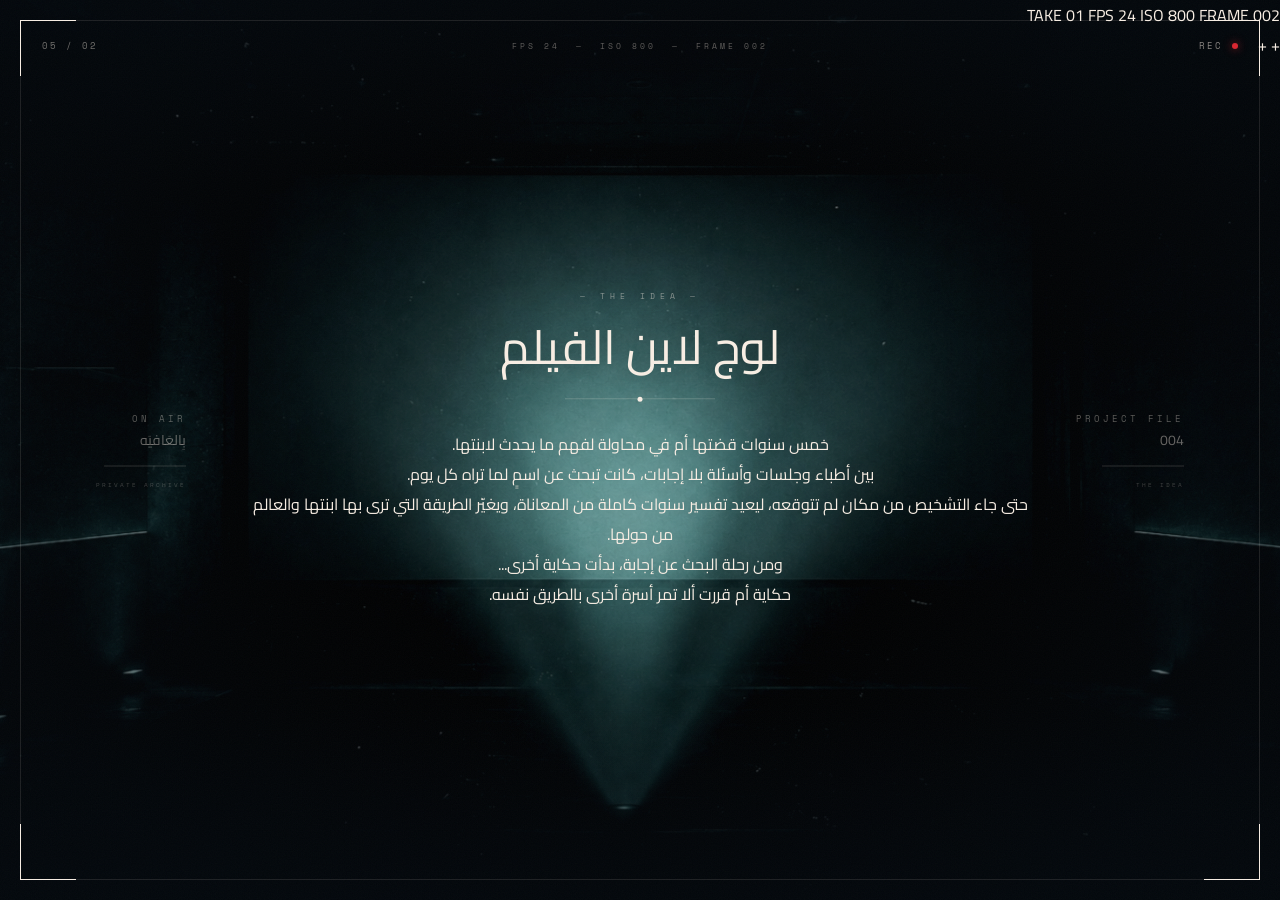
<file: idea.html>
<!DOCTYPE html>
<html lang="ar" dir="rtl">

<head>


    <meta charset="UTF-8">

    <meta
        name="viewport"
        content="width=device-width, initial-scale=1.0, viewport-fit=cover"
    >

    <title>الفكرة — ON AIR بِالعَافيَه</title>

    <link rel="preconnect" href="https://fonts.googleapis.com">
    <link rel="preconnect" href="https://fonts.gstatic.com" crossorigin>

    <link
        href="https://fonts.googleapis.com/css2?family=Cairo:wght@400;500;600&family=Space+Mono:wght@400;700&display=swap"
        rel="stylesheet"
    >

    <link rel="stylesheet" href="idea.css">
</head>



<body>

<main class="idea-page">

    <!-- BACKGROUND -->
    <div class="idea-bg"></div>
    <div class="idea-darkness"></div>
    <div class="idea-grain"></div>


    <!-- CINEMATIC FRAME -->
    <div class="cinematic-frame">

        <span class="corner tl"></span>
        <span class="corner tr"></span>
        <span class="corner bl"></span>
        <span class="corner br"></span>

    </div>


    <!-- TOP ARCHIVE DATA -->
    <header class="archive-top">

        <div class="rec">
            <span></span>
            REC
        </div>

        <div class="top-center">
            FPS 24&nbsp;&nbsp;—&nbsp;&nbsp;ISO 800&nbsp;&nbsp;—&nbsp;&nbsp;FRAME 002
        </div>

        <div class="archive-number">
            02 / 05
        </div>

    </header>




    <!-- LEFT ARCHIVE MARK -->
    <aside class="archive-side archive-left">

        <div class="brand">
            <span>ON AIR</span>
            <strong>بِالعَافيَه</strong>
        </div>

        <div class="side-rule"></div>

        <span class="side-small">
            PRIVATE ARCHIVE
        </span>

    </aside>


    <!-- RIGHT ARCHIVE MARK -->
    <aside class="archive-side archive-right">

        <div class="file-number">
            <span>PROJECT FILE</span>
            <strong>004</strong>
        </div>

        <div class="side-rule"></div>

        <span class="side-small">
            THE IDEA
        </span>

    </aside>


    <!-- MAIN CONTENT -->
    <section class="idea-center">

        <div class="idea-label">
            — THE IDEA —
        </div>


        <h1>
            لوج لاين الفيلم
        </h1>


        <div class="title-line">
            <span></span>
        </div>


        <p class="logline">

    <span class="line">
        خمس سنوات قضتها أم في محاولة لفهم ما يحدث لابنتها.
    </span>

    <span class="pause"></span>

    <span class="line">
        بين أطباء وجلسات وأسئلة بلا إجابات،
        كانت تبحث عن اسمٍ لما تراه كل يوم.
    </span>

    <span class="pause"></span>

    <span class="line">
        حتى جاء التشخيص من مكان لم تتوقعه،
        ليعيد تفسير سنوات كاملة من المعاناة،
        ويغيّر الطريقة التي ترى بها ابنتها
        والعالم من حولها.
    </span>

    <span class="pause large"></span>

    <span class="line final">
        ومن رحلة البحث عن إجابة،
        بدأت حكاية أخرى...
    </span>

    <span class="pause"></span>

    <span class="line final">
        حكاية أم قررت ألا تمر أسرة أخرى بالطريق نفسه.
    </span>

</p>






        </div>





    </section>


    <!-- BOTTOM DATA -->
    <footer class="archive-bottom">

        <span>TAKE 01</span>

        <span>FPS 24</span>

        <span>ISO 800</span>

        <span>FRAME 002</span>

    </footer>


    <!-- FILM MARKS -->
    <span class="film-mark mark-left">+</span>
    <span class="film-mark mark-right">+</span>

</main>

<script src="idea.js"></script>

</body>

</html>
</file>
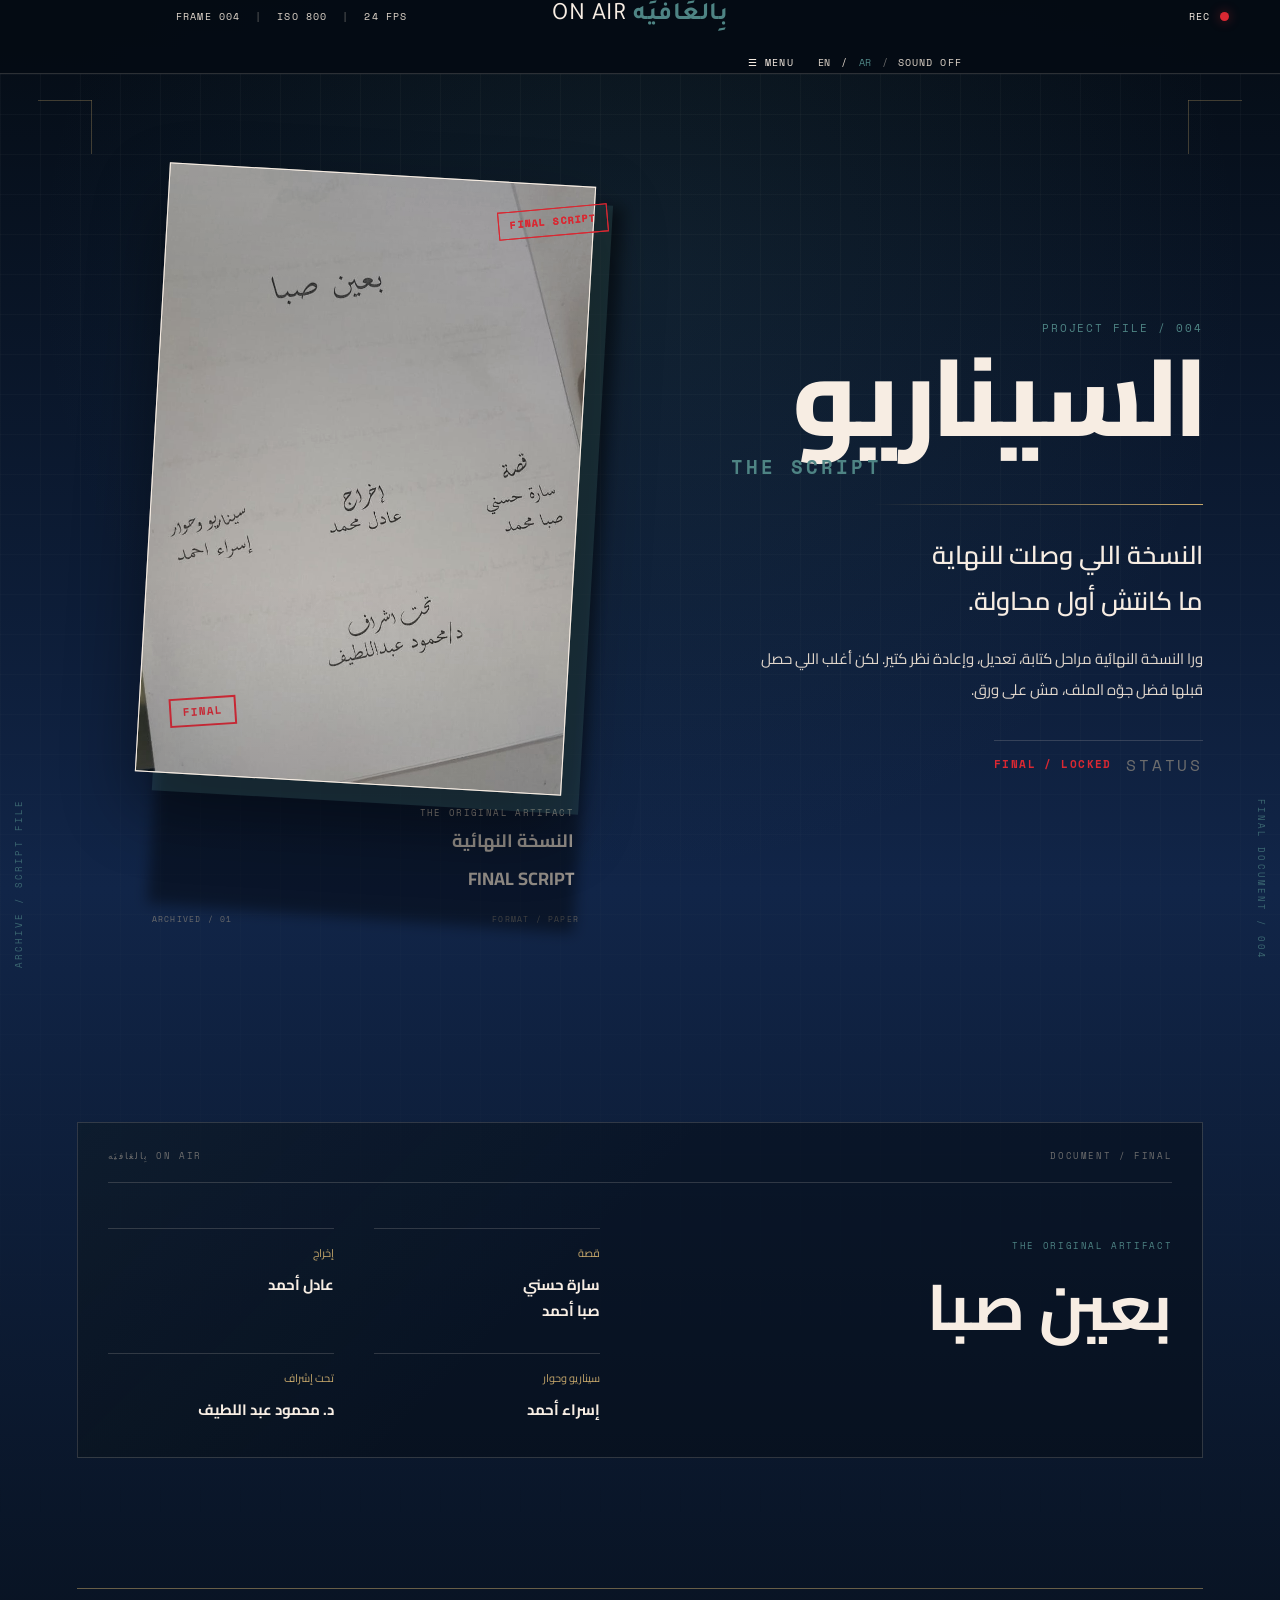
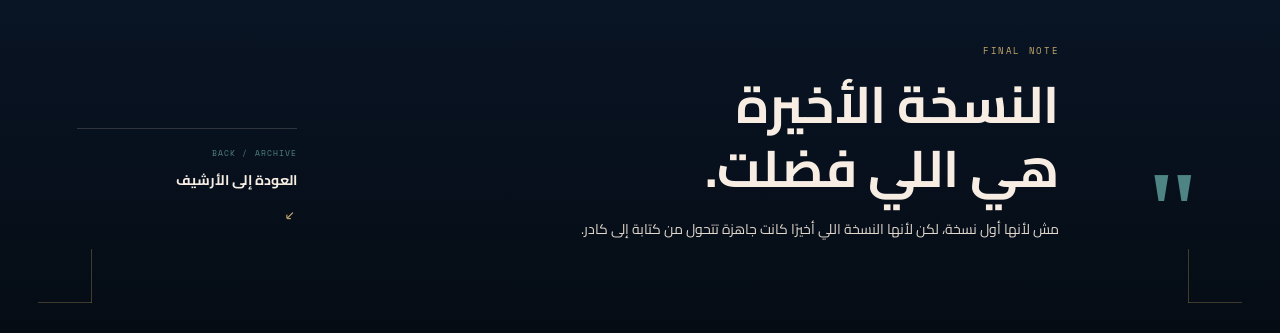
<file: story.html>
<!DOCTYPE html>
<html lang="ar" dir="rtl">
<head>
    <meta charset="UTF-8">
    <meta name="viewport" content="width=device-width, initial-scale=1.0">
    <meta name="theme-color" content="#07111D">

    <title>السيناريو — ON AIR بِالعَافيَه</title>
    <meta
        name="description"
        content="السيناريو — ملف أرشيفي لمراحل كتابة فيلم ON AIR بِالعَافيَه"
    >

    <link rel="preconnect" href="https://fonts.googleapis.com">
    <link rel="preconnect" href="https://fonts.gstatic.com" crossorigin>

    <link
        href="https://fonts.googleapis.com/css2?family=Cairo:wght@300;400;500;600;700;800&family=Space+Mono:wght@400;700&family=Tajawal:wght@300;400;500;700;800&display=swap"
        rel="stylesheet"
    >

    <link rel="stylesheet" href="story.css">
</head>

<body class="script-page">

    <!-- ================= HEADER ================= -->

    <header class="script-header">

        <div class="header-side rec">
            <span class="rec-dot" aria-hidden="true"></span>
            <span>REC</span>
        </div>

        <div class="header-tech" aria-label="Camera metadata">
            <span>FRAME 004</span>
            <i>|</i>
            <span>ISO 800</span>
            <i>|</i>
            <span>24 FPS</span>
        </div>

        <a
            class="brand"
            href="archive.html"
            aria-label="Back to archive"
        >
            <span>ON AIR</span>
            <b>بِالعَافيَه</b>
        </a>

        <div class="header-side header-actions">

            <span>SOUND OFF</span>

            <span class="slash">/</span>

            <button
                type="button"
                class="lang active"
                data-lang="ar"
                aria-pressed="true"
            >
                AR
            </button>

            <span>/</span>

            <button
                type="button"
                class="lang"
                data-lang="en"
                aria-pressed="false"
            >
                EN
            </button>

            <a
                href="archive.html"
                class="back-link"
            >
                MENU ☰
            </a>

        </div>

    </header>


    <!-- ================= MAIN ================= -->

    <main class="script-main">

        <!-- page frame -->

        <div class="frame-corner corner-tl" aria-hidden="true"></div>
        <div class="frame-corner corner-tr" aria-hidden="true"></div>
        <div class="frame-corner corner-bl" aria-hidden="true"></div>
        <div class="frame-corner corner-br" aria-hidden="true"></div>

        <div class="side-label side-left">
            ARCHIVE / SCRIPT FILE
        </div>

        <div class="side-label side-right">
            FINAL DOCUMENT / 004
        </div>


        <!-- ================= HERO ================= -->

        <section class="script-hero">

            <!-- LEFT -->

            <div class="hero-copy reveal">

                <p class="eyebrow">
                    PROJECT FILE / 004
                </p>

                <h1>
                    السيناريو
                </h1>

                <div class="hero-en">
                    THE SCRIPT
                </div>

                <span class="hero-rule"></span>

                <p class="hero-text">
                    النسخة اللي وصلت للنهاية
                    <br>
                    ما كانتش أول محاولة.
                </p>

                <p class="hero-subtext">
                    ورا النسخة النهائية مراحل كتابة،
                    تعديل، وإعادة نظر كتير.
                    لكن أغلب اللي حصل قبلها
                    فضل جوّه الملف، مش على ورق.
                </p>

                <div class="hero-meta">

                    <span>
                        STATUS
                    </span>

                    <strong>
                        FINAL / LOCKED
                    </strong>

                </div>

            </div>


            <!-- RIGHT / REAL ARTIFACT -->

            <div class="final-artifact reveal">

                <div class="artifact-tag">
                    FINAL SCRIPT
                </div>

               <div class="final-artifact reveal">

    <div class="artifact-tag">
        FINAL SCRIPT
    </div>

    <div class="artifact-button">

        <span class="paper-shadow"></span>

        <span class="paper-sheet">
            <img
                src="images/final-script.jpeg"
                alt="النسخة النهائية من السيناريو"
            >

            <span class="paper-stamp">FINAL</span>
        </span>

        <span class="paper-caption">
            <small class="en-text">THE ORIGINAL ARTIFACT</small>


            <strong class="ar-text">النسخة النهائية</strong>
            <strong class="en-text">FINAL SCRIPT</strong>
        </span>

    </div>

    <div class="artifact-data">
        <span>FORMAT / PAPER</span>
        <span>ARCHIVED / 01</span>
    </div>

</div>


    

    

        </section>


       

        <!-- ================= DOCUMENT ================= -->

        <section class="document-section">

            <div class="document-panel reveal">

                <div class="document-topline">

                    <span>
                        DOCUMENT / FINAL
                    </span>

                    <span>
                        ON AIR بِالعَافيَه
                    </span>

                </div>


                <div class="document-grid">

                    <div class="document-title">

                        <span>
                            THE ORIGINAL ARTIFACT
                        </span>

                        <h2>
                            بعين صبا
                        </h2>


                    </div>


                    <div class="document-credits">

                        <div>

                            <span>
                                قصة
                            </span>

                            <strong>
                                سارة حسني
                                <br>
                                صبا أحمد
                            </strong>

                        </div>


                        <div>

                            <span>
                                إخراج
                            </span>

                            <strong>
                                عادل أحمد
                            </strong>

                        </div>


                        <div>

                            <span>
                                سيناريو وحوار
                            </span>

                            <strong>
                                إسراء أحمد
                            </strong>

                        </div>


                        <div>

                            <span>
                                تحت إشراف
                            </span>

                            <strong>
                                د. محمود عبد اللطيف
                            </strong>

                        </div>

                    </div>

                </div>

            </div>

        </section>


        <!-- ================= CLOSING ================= -->

        <section class="script-closing">

            <div class="closing-mark reveal">
                "
            </div>


            <div class="closing-copy reveal">

                <span>
                    FINAL NOTE
                </span>

                <h2>
                    النسخة الأخيرة
                    <br>
                    هي اللي فضلت.
                </h2>

                <p>
                    مش لأنها أول نسخة،
                    لكن لأنها النسخة اللي أخيرًا
                    كانت جاهزة تتحول من كتابة
                    إلى كادر.
                </p>

            </div>


            <a
                class="next-page reveal"
                href="archive.html"
            >

                <span>
                    BACK / ARCHIVE
                </span>

                <strong>
                    العودة إلى الأرشيف
                </strong>

                <em>
                    ↙
                </em>

            </a>

        </section>

    </main>


    <!-- ================= SCRIPT VIEWER ================= -->

    <div
        class="script-viewer"
        id="scriptViewer"
        aria-hidden="true"
    >

        <button
            type="button"
            class="viewer-close"
            data-close-script
            aria-label="إغلاق الوثيقة"
        >
            ×
        </button>


        <div class="viewer-meta">

            <span>
                FINAL SCRIPT
            </span>

            <span>
                004 / DOCUMENT
            </span>

        </div>


        <div class="viewer-stage">

            <img
                src="images/final-script.jpeg"
                alt="النسخة النهائية من سيناريو بعين صبا"
            >

        </div>

    </div>


    <script src="story.js"></script>

</body>

</html>
</file>
<file: idea.css>
/* =========================================================
   ON AIR بِالعَافيَه
   IDEA / THE FILM
   CINEMATIC ARCHIVE
========================================================= */


/* =========================================================
   RESET
========================================================= */

* {
    margin: 0;
    padding: 0;
    box-sizing: border-box;
}

html,
body {
    width: 100%;
    min-height: 100%;
}

body {
    background: #050C14;
    color: #F7EDE3;

    font-family:
        "Cairo",
        sans-serif;

    overflow-x: hidden;
}


/* =========================================================
   PAGE
========================================================= */

.idea-page {
    position: relative;

    width: 100%;
    height: 100svh;
    min-height: 650px;

    overflow: hidden;

    isolation: isolate;

    background: #050C14;
}


/* =========================================================
   BACKGROUND
========================================================= */

.idea-bg {
    position: absolute;

    inset: -2%;

    z-index: -5;

    background-image:
        url("images/idea-background.png");

    background-size: cover;

    background-position: center;

    background-repeat: no-repeat;

    filter:
        brightness(.78)
        contrast(1.08)
        saturate(.72);

    transform: scale(1.025);

    will-change: transform;
}


/* =========================================================
   DARK CINEMATIC LAYER
========================================================= */

.idea-darkness {
    position: absolute;

    inset: 0;

    z-index: -4;

    pointer-events: none;

    background:

        radial-gradient(
            ellipse 55% 60% at 50% 50%,
            transparent 5%,
            rgba(3, 9, 15, .08) 40%,
            rgba(3, 9, 15, .55) 100%
        ),

        linear-gradient(
            to bottom,
            rgba(2, 7, 12, .45),
            transparent 20%,
            transparent 78%,
            rgba(2, 7, 12, .62)
        );
}


/* =========================================================
   FILM GRAIN
========================================================= */

.idea-grain {
    position: absolute;

    inset: 0;

    z-index: 20;

    pointer-events: none;

    opacity: .09;

    background-image:
        url("data:image/svg+xml,%3Csvg xmlns='http://www.w3.org/2000/svg' width='180' height='180'%3E%3Cfilter id='noise'%3E%3CfeTurbulence type='fractalNoise' baseFrequency='.85' numOctaves='4' stitchTiles='stitch'/%3E%3C/filter%3E%3Crect width='100%25' height='100%25' filter='url(%23noise)' opacity='.35'/%3E%3C/svg%3E");

    mix-blend-mode: screen;

    animation: grain 0.35s steps(2) infinite;
}


@keyframes grain {

    0% {
        transform: translate(0, 0);
    }

    25% {
        transform: translate(-1%, 1%);
    }

    50% {
        transform: translate(1%, -1%);
    }

    75% {
        transform: translate(-1%, -1%);
    }

    100% {
        transform: translate(0, 0);
    }
}


/* =========================================================
   CINEMATIC FRAME
========================================================= */

.cinematic-frame {
    position: absolute;

    inset: 20px;

    z-index: 10;

    pointer-events: none;

    border:
        1px solid
        rgba(247, 237, 227, .11);
}


/* =========================================================
   CORNERS
========================================================= */

.corner {
    position: absolute;

    width: 56px;
    height: 56px;

    border-color:
        rgba(247, 237, 227, .52);
}

.corner.tl {
    top: -1px;
    left: -1px;

    border-top: 1px solid;
    border-left: 1px solid;
}

.corner.tr {
    top: -1px;
    right: -1px;

    border-top: 1px solid;
    border-right: 1px solid;
}

.corner.bl {
    bottom: -1px;
    left: -1px;

    border-bottom: 1px solid;
    border-left: 1px solid;
}

.corner.br {
    bottom: -1px;
    right: -1px;

    border-bottom: 1px solid;
    border-right: 1px solid;
}


/* =========================================================
   TOP ARCHIVE
========================================================= */

.archive-top {
    position: absolute;

    top: 39px;
    left: 42px;
    right: 42px;

    z-index: 30;

    display: grid;

    grid-template-columns:
        1fr
        auto
        1fr;

    align-items: center;
}


/* =========================================================
   REC
========================================================= */

.rec {
    display: flex;

    align-items: center;

    gap: 9px;

    justify-self: start;

    font-family:
        "Space Mono",
        monospace;

    font-size: 9px;

    letter-spacing: 2px;

    color:
        rgba(247, 237, 227, .55);
}

.rec span {
    width: 6px;
    height: 6px;

    border-radius: 50%;

    background: #D92832;

    box-shadow:
        0 0 8px
        rgba(217, 40, 50, .7);

    animation: recording 1.3s infinite;
}

@keyframes recording {

    0%,
    45% {
        opacity: 1;
    }

    55%,
    100% {
        opacity: .2;
    }
}


/* =========================================================
   TOP CENTER
========================================================= */

.top-center {
    font-family:
        "Space Mono",
        monospace;

    font-size: 8px;

    letter-spacing: 3px;

    color:
        rgba(247, 237, 227, .38);

    white-space: nowrap;
}


/* =========================================================
   ARCHIVE NUMBER
========================================================= */

.archive-number {
    justify-self: end;

    font-family:
        "Space Mono",
        monospace;

    font-size: 9px;

    letter-spacing: 2px;

    color:
        rgba(247, 237, 227, .45);
}


/* =========================================================
   SIDE ELEMENTS
========================================================= */

.archive-side {
    position: absolute;

    top: 50%;

    z-index: 15;

    transform: translateY(-50%);

    display: flex;

    flex-direction: column;

    gap: 13px;

    color:
        rgba(247, 237, 227, .38);
}

.archive-left {
    left: 7.5%;

    align-items: flex-start;
}

.archive-right {
    right: 7.5%;

    align-items: flex-start;
}


/* =========================================================
   BRAND
========================================================= */

.brand,
.file-number {
    display: flex;

    flex-direction: column;

    gap: 2px;
}

.brand span,
.file-number span {
    font-family:
        "Space Mono",
        monospace;

    font-size: 9px;

    letter-spacing: 3px;

    color:
        rgba(247, 237, 227, .36);
}

.brand strong,
.file-number strong {
    font-family:
        "Cairo",
        sans-serif;

    font-size: 14px;

    font-weight: 400;

    color:
        rgba(247, 237, 227, .40);
}


/* =========================================================
   SIDE RULE
========================================================= */

.side-rule {
    width: 82px;
    height: 1px;

    background:
        rgba(247, 237, 227, .16);
}


/* =========================================================
   SIDE SMALL
========================================================= */

.side-small {
    font-family:
        "Space Mono",
        monospace;

    font-size: 6px;

    letter-spacing: 2px;

    color:
        rgba(247, 237, 227, .24);
}


/* =========================================================
   MAIN IDEA
========================================================= */

.idea-center {
    position: absolute;

    top: 50%;
    left: 50%;

    z-index: 25;

    width:
        min(780px, 62vw);

    transform:
        translate(-50%, -50%);

    text-align: center;

    animation:
        revealIdea
        1.2s
        cubic-bezier(.16, .72, .22, 1)
        both;
}


@keyframes revealIdea {

    from {
        opacity: 0;

        transform:
            translate(-50%, -47%)
            scale(.985);
    }

    to {
        opacity: 1;

        transform:
            translate(-50%, -50%)
            scale(1);
    }
}


/* =========================================================
   IDEA LABEL
========================================================= */

.idea-label {
    margin-bottom: 18px;

    font-family:
        "Space Mono",
        monospace;

    font-size: 8px;

    letter-spacing: 5px;

    color:
        rgba(247, 237, 227, .48);
}


/* =========================================================
   TITLE
========================================================= */

.idea-center h1 {
    font-family:
        "Cairo",
        sans-serif;

    font-size:
        clamp(32px, 3.7vw, 56px);

    font-weight: 400;

    line-height: 1.15;

    color:
        #F7EDE3;

    text-shadow:
        0 2px 25px
        rgba(0, 0, 0, .28);
}


/* =========================================================
   TITLE LINE
========================================================= */

.title-line {
    position: relative;

    width: 150px;
    height: 1px;

    margin:
        24px auto 30px;

    background:
        rgba(247, 237, 227, .20);
}

.title-line span {
    position: absolute;

    left: 50%;
    top: 50%;

    width: 5px;
    height: 5px;

    transform:
        translate(-50%, -50%);

    border-radius: 50%;

    background:
        #F7EDE3;

    box-shadow:
        0 0 15px
        rgba(247, 237, 227, .45);
}


/* =========================================================
   LOGLINE — CINEMATIC SEQUENCE
========================================================= */

.logline {
    width: 100%;
    max-width: 790px;

    margin: 0 auto;

    display: flex;

    flex-direction: column;

    align-items: center;
}


/* =========================================================
   SENTENCE
========================================================= */

.logline-block {
    width: 100%;

    opacity: 0;

    transform:
        translateY(18px);

    filter:
        blur(2px);

    transition:
        opacity .9s ease,
        transform 1s cubic-bezier(.16,.72,.22,1),
        filter 1s ease;
}


.logline-block.is-visible {
    opacity: 1;

    transform:
        translateY(0);

    filter:
        blur(0);
}


/* =========================================================
   TEXT
========================================================= */

.logline-block p {
    margin: 0;

    font-family:
        "Cairo",
        sans-serif;

    font-size:
        clamp(13px, 1.18vw, 17px);

    font-weight: 400;

    line-height: 2.15;

    color:
        rgba(247, 237, 227, .84);

    text-shadow:
        0 2px 18px rgba(0,0,0,.42);
}


/* =========================================================
   TRANSITION
========================================================= */

.logline-transition {
    position: relative;

    width: 130px;
    height: 14px;

    margin:
        17px auto;

    display: flex;

    align-items: center;

    justify-content: center;

    gap: 10px;

    opacity: 0;
}


/* =========================================================
   SIDE LINES
========================================================= */

.transition-line {
    position: relative;

    width: 40px;
    height: 1px;

    overflow: hidden;

    background:
        rgba(232, 72, 72, .20);
}


/* =========================================================
   MOVING RED SCAN
========================================================= */

.transition-line::after {
    content: "";

    position: absolute;

    top: 0;

    left: -100%;

    width: 70%;

    height: 100%;

    background:
        linear-gradient(
            90deg,
            transparent,
            #E84848,
            transparent
        );

    box-shadow:
        0 0 8px rgba(232,72,72,.75);

    animation:
        scanLine 1.3s ease-in-out infinite;
}


@keyframes scanLine {

    0% {
        left: -100%;
    }

    50% {
        left: 120%;
    }

    100% {
        left: 120%;
    }
}


/* =========================================================
   CENTER RED CORE
========================================================= */

.transition-core {
    position: relative;

    width: 4px;
    height: 4px;

    flex: 0 0 4px;

    border-radius: 50%;

    background:
        oklab(62.919000000000004% -0.08793 -0.02224);

    box-shadow:
        0 0 5px rgba(232,72,72,.9),
        0 0 14px rgba(232,72,72,.45);

    animation:
        redPulse 1.4s ease-in-out infinite;
}


@keyframes redPulse {

    0%,
    100% {
        transform: scale(.75);

        opacity: .45;
    }

    50% {
        transform: scale(1.45);

        opacity: 1;
    }
}


/* =========================================================
   TRANSITION VISIBILITY
========================================================= */

.logline-transition.is-visible {
    animation:
        transitionReveal .55s ease forwards;
}


@keyframes transitionReveal {

    0% {
        opacity: 0;

        transform:
            scaleX(.45);
    }

    100% {
        opacity: 1;

        transform:
            scaleX(1);
    }
}


/* =========================================================
   FINAL SENTENCE
========================================================= */

.logline-block.final-line p {
    color:
        #F7EDE3;

    text-shadow:
        0 0 22px rgba(247,237,227,.12);
}


/* =========================================================
   ON AIR بِالعَافيَه
   IDEA — MOBILE OPTIMIZATION
========================================================= */

@media (max-width: 600px) {

    /* -----------------------------------------------------
       PAGE
    ----------------------------------------------------- */

    .idea-page {
        width: 100%;
        height: 100svh;
        min-height: 620px;
        overflow: hidden;
    }


    /* -----------------------------------------------------
       BACKGROUND
    ----------------------------------------------------- */

    .idea-bg {
        inset: -4%;
        background-position: center center;
        transform: scale(1.04);
        filter:
            brightness(.72)
            contrast(1.08)
            saturate(.68);
    }


    /* -----------------------------------------------------
       DARKNESS
    ----------------------------------------------------- */

    .idea-darkness {
        background:
            radial-gradient(
                ellipse 75% 55% at 50% 48%,
                transparent 0%,
                rgba(3, 9, 15, .18) 45%,
                rgba(3, 9, 15, .70) 100%
            ),
            linear-gradient(
                to bottom,
                rgba(2, 7, 12, .58),
                transparent 24%,
                transparent 76%,
                rgba(2, 7, 12, .72)
            );
    }


    /* -----------------------------------------------------
       FRAME
    ----------------------------------------------------- */

    .cinematic-frame {
        inset: 12px;
        border-color: rgba(247, 237, 227, .14);
    }


    /* -----------------------------------------------------
       CORNERS
    ----------------------------------------------------- */

    .corner {
        width: 34px;
        height: 34px;
    }


    /* -----------------------------------------------------
       TOP ARCHIVE DATA
    ----------------------------------------------------- */

    .archive-top {
        top: 23px;
        left: 20px;
        right: 20px;

        display: flex;
        align-items: center;
        justify-content: space-between;

        gap: 10px;
    }


    .rec {
        gap: 6px;
        font-size: 8px;
        letter-spacing: 1.5px;
        flex: 0 0 auto;
    }

    .rec span {
        width: 6px;
        height: 6px;
    }


    .top-center {
        font-size: 7px;
        letter-spacing: 1.5px;
        white-space: nowrap;

        position: absolute;
        left: 50%;
        transform: translateX(-50%);
    }


    .archive-number {
        font-size: 8px;
        letter-spacing: 1.5px;
        flex: 0 0 auto;
    }


    /* -----------------------------------------------------
       SIDE ARCHIVE ELEMENTS
       IMPORTANT: hide on mobile so they don't overlap text
    ----------------------------------------------------- */

    .archive-side {
        display: none;
    }


    /* -----------------------------------------------------
       MAIN CONTENT
    ----------------------------------------------------- */

    .idea-center {
        width: calc(100% - 54px);

        top: 50%;
        left: 50%;

        transform: translate(-50%, -50%);

        padding: 0;

        text-align: center;
    }


    /* -----------------------------------------------------
       LABEL
    ----------------------------------------------------- */

    .idea-label {
        margin-bottom: 13px;

        font-size: 7px;
        letter-spacing: 3px;

        color: rgba(247, 237, 227, .50);
    }


    /* -----------------------------------------------------
       TITLE
    ----------------------------------------------------- */

    .idea-center h1 {
        margin: 0;

        font-size: 30px;
        line-height: 1.2;
        font-weight: 400;

        color: #F7EDE3;

        text-shadow:
            0 2px 18px rgba(0, 0, 0, .35);
    }


    /* -----------------------------------------------------
       TITLE DIVIDER
    ----------------------------------------------------- */

    .title-line {
        width: 92px;
        height: 1px;

        margin: 18px auto 22px;

        background: rgba(247, 237, 227, .24);
    }

    .title-line span {
        width: 5px;
        height: 5px;

        background: #F7EDE3;

        box-shadow:
            0 0 10px rgba(247, 237, 227, .35);
    }


    /* -----------------------------------------------------
       LOGLINE
    ----------------------------------------------------- */

    .logline {
        width: 100%;
        max-width: 100%;

        margin: 0 auto;

        display: flex;
        flex-direction: column;
        align-items: center;
    }


    /* IMPORTANT
       Your current HTML uses .line spans,
       not .logline-block.
    */

    .logline .line {
        display: block;

        width: 100%;

        font-family: "Cairo", sans-serif;

        font-size: 14px;
        font-weight: 400;

        line-height: 1.95;

        color: rgba(247, 237, 227, .88);

        text-align: center;

        text-wrap: balance;

        text-shadow:
            0 2px 16px rgba(0, 0, 0, .48);
    }


    /* -----------------------------------------------------
       SPACING BETWEEN SENTENCES
    ----------------------------------------------------- */

    .logline .pause {
        display: block;

        width: 0;
        height: 10px;

        margin: 0;
    }

    .logline .pause.large {
        height: 16px;
    }


    /* -----------------------------------------------------
       FINAL LINES
    ----------------------------------------------------- */

    .logline .line.final {
        color: #F7EDE3;
        font-weight: 400;
    }


    /* -----------------------------------------------------
       BOTTOM CAMERA DATA
    ----------------------------------------------------- */

    .archive-bottom {
        left: 50%;
        bottom: 20px;

        transform: translateX(-50%);

        display: flex;
        align-items: center;
        justify-content: center;

        gap: 7px;

        width: calc(100% - 45px);

        font-size: 7px;
        letter-spacing: 1.3px;

        color: rgba(247, 237, 227, .40);

        white-space: nowrap;
    }


    .archive-bottom span {
        display: inline-block;
    }


    /* -----------------------------------------------------
       FILM MARKS
    ----------------------------------------------------- */

    .film-mark {
        display: none;
    }

}


/* =========================================================
   SMALL PHONES
========================================================= */

@media (max-width: 380px) {

    .idea-center {
        width: calc(100% - 46px);
    }


    .idea-label {
        font-size: 6.5px;
        letter-spacing: 2.5px;
        margin-bottom: 11px;
    }


    .idea-center h1 {
        font-size: 27px;
    }


    .title-line {
        width: 82px;
        margin: 16px auto 19px;
    }


    .logline .line {
        font-size: 13px;
        line-height: 1.9;
    }


    .logline .pause {
        height: 8px;
    }


    .logline .pause.large {
        height: 13px;
    }


    .archive-top {
        top: 21px;
        left: 17px;
        right: 17px;
    }


    .top-center {
        font-size: 6.5px;
        letter-spacing: 1px;
    }


    .rec,
    .archive-number {
        font-size: 7px;
    }


    .archive-bottom {
        bottom: 17px;
        font-size: 6px;
        letter-spacing: 1px;
        gap: 5px;
    }

}
</file>
<file: story.css>
/* =========================================================
   ON AIR بِالعَافيَه — SCRIPT PAGE
========================================================= */

:root {

    --navy: #112548;
    --teal: #4E8484;
    --cream: #F7EDE3;
    --beige: #E1D7CC;
    --gray: #6D6D6D;
    --red: #D92832;
    --gold: #C7A86B;

    --dark: #07111D;
    --dark-2: #050C14;

    --line: rgba(225, 215, 204, .18);
    --line-strong: rgba(199, 168, 107, .50);

    --ease: cubic-bezier(.2, .75, .2, 1);
}


/* =========================================================
   RESET
========================================================= */

* {
    box-sizing: border-box;
    margin: 0;
    padding: 0;
}

html {
    background: var(--dark-2);
    scroll-behavior: smooth;
}

body {

    min-height: 100vh;

    overflow-x: hidden;

    background:
        radial-gradient(
            circle at 50% 14%,
            rgba(78, 132, 132, .11),
            transparent 34%
        ),
        linear-gradient(
            180deg,
            var(--dark-2),
            var(--navy) 46%,
            var(--dark-2)
        );

    color: var(--cream);

    font-family: "Cairo", sans-serif;

    -webkit-font-smoothing: antialiased;
}

body.viewer-open {
    overflow: hidden;
}

button,
a {
    font: inherit;
}

button {
    border: 0;
}

a {
    color: inherit;
    text-decoration: none;
}

button,
a {
    -webkit-tap-highlight-color: transparent;
}


/* =========================================================
   HEADER
========================================================= */

.script-header {

    position: sticky;
    top: 0;
    z-index: 100;

    width: 100%;
    min-height: 74px;

    padding:
        0
        clamp(18px, 4vw, 66px);

    display: grid;

    grid-template-columns:
        1fr
        auto
        1fr;

    align-items: center;

    gap: 20px;

    background: rgba(5, 12, 20, .96);

    border-bottom: 1px solid var(--line);
}


.header-side,
.header-tech {

    font-family: "Space Mono", monospace;

    font-size: 10px;

    letter-spacing: .11em;

    white-space: nowrap;
}


.rec {

    display: flex;

    align-items: center;

    gap: 10px;
}


.rec-dot {

    width: 9px;
    height: 9px;

    display: inline-block;

    border-radius: 50%;

    background: var(--red);

    box-shadow:
        0 0 12px rgba(217, 40, 50, .48);

    animation: recBlink 1.25s infinite;
}


@keyframes recBlink {

    0%,
    45% {
        opacity: 1;
    }

    50%,
    100% {
        opacity: .38;
    }
}


.header-tech {

    justify-self: center;

    color: var(--beige);
}


.header-tech i {

    color: var(--gray);

    font-style: normal;

    margin: 0 8px;
}


.brand {

    grid-column: 2;
    grid-row: 1;

    display: inline-flex;

    align-items: baseline;

    gap: 7px;

    direction: ltr;

    font-family: "Tajawal", sans-serif;

    font-size: clamp(17px, 2vw, 25px);

    letter-spacing: .02em;

    color: var(--cream);
}


.brand b {

    color: var(--teal);

    font-weight: 700;

    direction: rtl;
}


.header-actions {

    justify-self: end;

    display: flex;

    align-items: center;

    gap: 9px;

    color: var(--beige);
}


.header-actions .slash {
    color: var(--gray);
}


.lang {

    padding: 2px;

    background: transparent;

    color: var(--beige);

    cursor: pointer;

    font-family: "Space Mono", monospace;

    font-size: 10px;
}


.lang.active,
.lang:hover {
    color: var(--teal);
}


.back-link {

    margin-inline-start: 13px;

    color: var(--cream);

    transition: color .2s ease;
}


.back-link:hover {
    color: var(--teal);
}


/* =========================================================
   PAGE FRAME
========================================================= */

.script-main {

    position: relative;

    width: min(1440px, 100%);

    margin: 0 auto;

    padding:
        38px
        clamp(20px, 6vw, 88px)
        90px;
}


.script-main::before {

    content: "";

    position: absolute;

    inset: 0;

    pointer-events: none;

    background-image:
        linear-gradient(
            rgba(225, 215, 204, .035) 1px,
            transparent 1px
        ),
        linear-gradient(
            90deg,
            rgba(225, 215, 204, .035) 1px,
            transparent 1px
        );

    background-size: 40px 40px;

    mask-image:
        linear-gradient(
            to bottom,
            black,
            transparent 82%
        );
}


.frame-corner {

    position: absolute;

    width: 54px;
    height: 54px;

    pointer-events: none;

    opacity: .6;
}


.frame-corner::before,
.frame-corner::after {

    content: "";

    position: absolute;

    background: var(--line-strong);
}


.frame-corner::before {

    width: 100%;
    height: 1px;
}


.frame-corner::after {

    width: 1px;
    height: 100%;
}


.corner-tl {

    top: 26px;
    left: clamp(18px, 3vw, 38px);
}


.corner-tr {

    top: 26px;
    right: clamp(18px, 3vw, 38px);

    transform: scaleX(-1);
}


.corner-bl {

    bottom: 30px;
    left: clamp(18px, 3vw, 38px);

    transform: scaleY(-1);
}


.corner-br {

    bottom: 30px;
    right: clamp(18px, 3vw, 38px);

    transform: scale(-1);
}


.side-label {

    position: absolute;

    top: 39%;

    color: var(--teal);

    font:
        9px/1
        "Space Mono",
        monospace;

    letter-spacing: .23em;

    writing-mode: vertical-rl;

    opacity: .7;
}


.side-left {

    left: 14px;

    transform: rotate(180deg);
}


.side-right {
    right: 14px;
}


/* =========================================================
   HERO
========================================================= */

.script-hero {

    position: relative;

    z-index: 2;

    min-height: 710px;

    display: grid;

    grid-template-columns:
        minmax(0, .9fr)
        minmax(420px, 1.1fr);

    align-items: center;

    gap: clamp(30px, 6vw, 100px);

    padding:
        62px
        0
        72px;
}


.hero-copy {

    max-width: 620px;

    direction: rtl;
}


.eyebrow,
.section-kicker,
.hero-meta span,
.document-topline,
.document-title > span,
.closing-copy > span {

    font-family:
        "Space Mono",
        monospace;

    letter-spacing: .18em;

    text-transform: uppercase;
}


.eyebrow {

    color: var(--teal);

    font-size: 11px;

    margin-bottom: 14px;
}


.hero-copy h1 {

    font-size:
        clamp(
            66px,
            8.5vw,
            128px
        );

    line-height: .85;

    font-weight: 800;

    color: var(--cream);

    letter-spacing: -.05em;
}


.hero-en {

    margin-top: 15px;

    padding-right: 4px;

    color: var(--teal);

    font:
        600
        clamp(14px, 1.5vw, 20px)/1
        "Space Mono",
        monospace;

    letter-spacing: .16em;

    direction: ltr;
}


.hero-rule {

    display: block;

    width: min(330px, 70%);

    height: 1px;

    margin:
        28px
        0
        27px
        auto;

    background:
        linear-gradient(
            90deg,
            transparent,
            var(--gold)
        );
}


.hero-text {

    max-width: 500px;

    color: var(--cream);

    font-size:
        clamp(
            19px,
            2vw,
            28px
        );

    line-height: 1.8;

    font-weight: 600;
}


.hero-subtext {

    max-width: 540px;

    margin-top: 18px;

    color: var(--beige);

    font-size: 15px;

    line-height: 2.1;
}


.hero-meta {

    display: inline-flex;

    align-items: center;

    gap: 14px;

    margin-top: 34px;

    padding-top: 12px;

    border-top: 1px solid var(--line);

    color: var(--gray);
}


.hero-meta strong {

    color: var(--red);

    font:
        700
        11px/1
        "Space Mono",
        monospace;

    letter-spacing: .13em;
}


/* =========================================================
   FINAL ARTIFACT
========================================================= */

.final-artifact {

    position: relative;

    min-height: 620px;

    display: grid;

    place-items: center;
}


.artifact-tag {

    position: absolute;

    top: 34px;

    right: 8%;

    z-index: 4;

    padding: 8px 11px;

    border: 1px solid var(--red);

    color: var(--red);

    font:
        700
        10px/1
        "Space Mono",
        monospace;

    letter-spacing: .12em;

    transform: rotate(-5deg);
}


.artifact-button {

    position: relative;

    width: min(475px, 74%);

    background: transparent;

    cursor: pointer;

    text-align: right;
}


.paper-shadow {

    position: absolute;

    inset:
        18px
        -20px
        -24px
        20px;

    background: rgba(0, 0, 0, .42);

    transform: rotate(4deg);

    filter: blur(7px);
}


.paper-sheet {

    position: relative;

    display: block;

    aspect-ratio: .70;

    overflow: hidden;

    background: var(--cream);

    border:
        1px
        solid
        rgba(247, 237, 227, .4);

    box-shadow:
        18px 18px 0 rgba(78, 132, 132, .22),
        0 32px 70px rgba(0, 0, 0, .42);

    transform: rotate(3.3deg);

    transform-origin: center;

    transition:
        transform .55s var(--ease),
        box-shadow .55s var(--ease);
}


.paper-sheet img {

    width: 100%;
    height: 100%;

    object-fit: cover;

    object-position: center;

    display: block;

    filter:
        contrast(1.03)
        saturate(.72)
        sepia(.04);
}


.paper-sheet::after {

    content: "";

    position: absolute;

    inset: 0;

    background:
        linear-gradient(
            180deg,
            rgba(255,255,255,.08),
            transparent 26%
        ),
        linear-gradient(
            0deg,
            rgba(17,37,72,.14),
            transparent 32%
        );

    pointer-events: none;
}


.paper-stamp {

    position: absolute;

    bottom: 8%;
    left: 7%;

    padding: 7px 11px;

    border:
        2px
        solid
        var(--red);

    color: var(--red);

    font:
        700
        11px/1
        "Space Mono",
        monospace;

    letter-spacing: .1em;

    transform: rotate(-7deg);

    background: rgba(247, 237, 227, .08);
}


.paper-caption {

    display: flex;

    flex-direction: column;

    gap: 5px;

    padding-top: 22px;

    padding-right: 5px;

    color: var(--beige);
}


.paper-caption small,
.paper-caption em {

    font-family:
        "Space Mono",
        monospace;

    font-size: 9px;

    letter-spacing: .15em;

    font-style: normal;
}


.paper-caption strong {

    color: var(--cream);

    font-size: 18px;
}


.paper-caption em {

    color: var(--teal);
}


.artifact-button:hover .paper-sheet,
.artifact-button:focus-visible .paper-sheet {

    transform:
        rotate(0deg)
        translateY(-8px);

    box-shadow:
        11px 13px 0 rgba(78, 132, 132, .26),
        0 42px 85px rgba(0, 0, 0, .48);
}


.artifact-data {

    display: flex;

    justify-content: space-between;

    width: min(475px, 74%);

    margin-top: 18px;

    color: var(--gray);

    font:
        8px
        "Space Mono",
        monospace;

    letter-spacing: .15em;
}


/* =========================================================
   SECTION HEADINGS
========================================================= */

.development-section,
.digital-archive,
.document-section,
.script-closing {

    position: relative;

    z-index: 2;
}


.section-heading {

    display: flex;

    align-items: end;

    justify-content: space-between;

    gap: 40px;

    margin-bottom: 36px;
}


.section-kicker {

    color: var(--teal);

    font-size: 10px;
}


.section-heading h2 {

    margin-top: 9px;

    font-size:
        clamp(
            25px,
            3vw,
            43px
        );

    line-height: 1.35;

    color: var(--cream);
}


.section-heading p {

    max-width: 440px;

    color: var(--beige);

    font-size: 14px;

    line-height: 2;
}


/* =========================================================
   DEVELOPMENT TRACK
========================================================= */

.revision-track {

    position: relative;

    display: grid;

    grid-template-columns:
        repeat(5, 1fr);

    border-top: 1px solid var(--line-strong);

    padding-top: 42px;
}


.revision-track::before {

    content: "";

    position: absolute;

    top: -4px;

    left: 0;
    right: 0;

    height: 7px;

    background:
        linear-gradient(
            90deg,
            transparent,
            var(--teal),
            transparent
        );

    opacity: .28;
}


.revision-step {

    position: relative;

    min-height: 250px;

    padding: 0 20px;

    border-inline-start:
        1px
        solid
        var(--line);
}


.revision-step:first-child {
    border-inline-start: 0;
}


.revision-index {

    color: var(--gold);

    font:
        700
        15px/1
        "Space Mono",
        monospace;
}


.revision-marker {

    position: absolute;

    top: -49px;

    right: 20px;

    width: 13px;
    height: 13px;

    border:
        2px
        solid
        var(--teal);

    background: var(--dark-2);

    border-radius: 50%;
}


.revision-content > span {

    display: block;

    margin-top: 37px;

    color: var(--gray);

    font:
        9px/1.4
        "Space Mono",
        monospace;

    letter-spacing: .13em;
}


.revision-content h3 {

    margin-top: 9px;

    color: var(--cream);

    font-size: 21px;
}


.revision-content p {

    margin-top: 11px;

    color: var(--beige);

    font-size: 13px;

    line-height: 1.95;
}


.revision-content small {

    display: block;

    margin-top: 20px;

    color: var(--teal);

    font:
        8px
        "Space Mono",
        monospace;

    letter-spacing: .12em;
}


.final-step .revision-index,
.final-step .revision-content > span {

    color: var(--red);
}


.final-step .revision-marker {

    border-color: var(--red);

    box-shadow:
        0 0 14px
        rgba(217, 40, 50, .22);
}


/* =========================================================
   REVISION LOG
========================================================= */

.digital-archive {

    margin-top: 125px;
}


.archive-log {

    border-top:
        1px
        solid
        var(--line);
}


.log-line {

    display: grid;

    grid-template-columns:
        62px
        1fr
        auto;

    align-items: center;

    gap: 20px;

    min-height: 88px;

    padding: 16px 10px;

    border-bottom:
        1px
        solid
        var(--line);

    transition:
        background .25s ease,
        padding-inline .25s ease;
}


.log-line:hover {

    padding-inline: 18px;

    background:
        rgba(78, 132, 132, .05);
}


.log-code {

    color: var(--gold);

    font:
        700
        12px
        "Space Mono",
        monospace;
}


.log-main {

    display: flex;

    align-items: baseline;

    gap: 20px;
}


.log-main strong {

    min-width: 190px;

    color: var(--cream);

    font:
        700
        11px
        "Space Mono",
        monospace;

    letter-spacing: .09em;
}


.log-main span {

    color: var(--beige);

    font-size: 13px;
}


.log-status {

    color: var(--gray);

    font:
        8px
        "Space Mono",
        monospace;

    letter-spacing: .12em;
}


.red-code,
.status-final {
    color: var(--red);
}


.archive-note {

    margin-top: 20px;

    color: var(--gray);

    font-size: 11px;
}


/* =========================================================
   DOCUMENT PANEL
========================================================= */

.document-section {

    margin-top: 125px;
}


.document-panel {

    padding:
        26px
        30px
        34px;

    border:
        1px
        solid
        var(--line);

    background:
        linear-gradient(
            135deg,
            rgba(78,132,132,.06),
            transparent 44%
        ),
        rgba(5,12,20,.48);
}


.document-topline {

    display: flex;

    justify-content: space-between;

    padding-bottom: 20px;

    color: var(--gray);

    font-size: 9px;

    border-bottom:
        1px
        solid
        var(--line);
}


.document-grid {

    display: grid;

    grid-template-columns:
        1fr
        1fr;

    gap: 80px;

    padding-top: 45px;
}


.document-title > span {

    color: var(--teal);

    font-size: 9px;
}


.document-title h2 {

    margin-top: 17px;

    font-size:
        clamp(
            34px,
            5vw,
            66px
        );

    line-height: 1;

    color: var(--cream);
}


.document-title p {

    max-width: 470px;

    margin-top: 22px;

    color: var(--beige);

    line-height: 2;

    font-size: 14px;
}


.document-credits {

    display: grid;

    grid-template-columns:
        repeat(2, 1fr);

    gap: 30px 40px;
}


.document-credits div {

    padding-top: 14px;

    border-top:
        1px
        solid
        var(--line);
}


.document-credits span {

    display: block;

    color: var(--gold);

    font-size: 11px;
}


.document-credits strong {

    display: block;

    margin-top: 9px;

    color: var(--cream);

    font-size: 15px;

    line-height: 1.7;
}


/* =========================================================
   CLOSING
========================================================= */

.script-closing {

    display: grid;

    grid-template-columns:
        110px
        1fr
        auto;

    align-items: end;

    gap: 34px;

    margin-top: 130px;

    padding-top: 44px;

    border-top:
        1px
        solid
        var(--line-strong);
}


.closing-mark {

    color: var(--teal);

    font:
        700
        110px/.6
        Georgia,
        serif;
}


.closing-copy > span {

    color: var(--gold);

    font-size: 9px;
}


.closing-copy h2 {

    margin-top: 9px;

    color: var(--cream);

    font-size:
        clamp(
            31px,
            4vw,
            58px
        );

    line-height: 1.25;
}


.closing-copy p {

    max-width: 620px;

    margin-top: 15px;

    color: var(--beige);

    font-size: 14px;

    line-height: 2;
}


.next-page {

    min-width: 220px;

    padding:
        18px
        0
        16px;

    border-top:
        1px
        solid
        var(--line);

    color: var(--cream);
}


.next-page span,
.next-page em {

    display: block;

    color: var(--teal);

    font:
        8px
        "Space Mono",
        monospace;

    letter-spacing: .13em;

    font-style: normal;
}


.next-page strong {

    display: block;

    margin-top: 8px;

    font-size: 14px;
}


.next-page em {

    margin-top: 10px;

    font-size: 16px;

    color: var(--gold);

    transition:
        transform .25s ease;
}


.next-page:hover em {

    transform:
        translate(-5px, 5px);
}


/* =========================================================
   VIEWER
========================================================= */

.script-viewer {

    position: fixed;

    inset: 0;

    z-index: 300;

    display: grid;

    place-items: center;

    padding: 30px;

    background:
        rgba(5, 12, 20, .98);

    opacity: 0;

    visibility: hidden;

    pointer-events: none;

    transition:
        opacity .25s ease,
        visibility .25s ease;
}


.script-viewer.open {

    opacity: 1;

    visibility: visible;

    pointer-events: auto;
}


.viewer-close {

    position: absolute;

    top: 18px;
    left: 22px;

    width: 44px;
    height: 44px;

    border:
        1px
        solid
        var(--line);

    border-radius: 50%;

    background: transparent;

    color: var(--cream);

    cursor: pointer;

    font-size: 29px;

    line-height: 1;
}


.viewer-close:hover {

    border-color: var(--red);

    color: var(--red);
}


.viewer-meta {

    position: absolute;

    top: 23px;

    right: 24px;
    left: 84px;

    display: flex;

    justify-content: space-between;

    color: var(--teal);

    font:
        9px
        "Space Mono",
        monospace;

    letter-spacing: .14em;
}


.viewer-stage {

    max-width: min(80vw, 720px);

    max-height: 86vh;

    overflow: auto;

    box-shadow:
        0 25px 80px
        rgba(0, 0, 0, .52);
}


.viewer-stage img {

    width: 100%;

    height: auto;

    display: block;
}


/* =========================================================
   REVEAL
========================================================= */

.reveal {

    opacity: 0;

    transform:
        translateY(24px);

    transition:
        opacity .8s var(--ease),
        transform .8s var(--ease);
}


.reveal.is-visible {

    opacity: 1;

    transform:
        translateY(0);
}


/* =========================================================
   TABLET
========================================================= */

@media (max-width: 900px) {

    .script-header {

        grid-template-columns:
            auto
            1fr
            auto;

        min-height: 64px;

        gap: 10px;
    }


    .header-tech {
        display: none;
    }


    .brand {

        grid-column: 2;

        justify-self: center;

        font-size: 16px;
    }


    .header-actions > span:first-child,
    .header-actions .back-link {
        display: none;
    }


    .script-main {

        padding:
            22px
            18px
            70px;
    }


    .side-label {
        display: none;
    }


    .script-hero {

        min-height: auto;

        grid-template-columns: 1fr;

        gap: 30px;

        padding:
            52px
            0
            70px;
    }


    .hero-copy {

        max-width: none;
    }


    .hero-copy h1 {

        font-size:
            clamp(
                58px,
                18vw,
                92px
            );
    }


    .hero-rule {

        margin-inline-start: auto;
    }


    .final-artifact {

        min-height: auto;

        padding-top: 10px;
    }


    .artifact-button,
    .artifact-data {

        width:
            min(
                440px,
                84%
            );
    }


    .artifact-tag {

        top: 12px;

        right: 6%;
    }


    .section-heading {

        display: block;
    }


    .section-heading p {

        margin-top: 15px;
    }


    .revision-track {

        display: block;

        padding-top: 0;

        border-top: 0;

        border-inline-start:
            1px
            solid
            var(--line-strong);

        margin-inline-start: 8px;
    }


    .revision-track::before {

        top: 0;

        bottom: 0;

        left: -4px;

        right: auto;

        width: 7px;

        height: auto;

        background:
            linear-gradient(
                var(--teal),
                transparent
            );
    }


    .revision-step,
    .revision-step:first-child {

        min-height: 0;

        padding:
            0
            0
            36px
            28px;

        border-inline-start: 0;
    }


    .revision-marker {

        top: 0;

        right: auto;

        left: -7px;
    }


    .revision-content > span {

        margin-top: 11px;
    }


    .digital-archive,
    .document-section {

        margin-top: 90px;
    }


    .log-line {

        grid-template-columns:
            37px
            1fr;

        gap: 12px;

        min-height: 94px;
    }


    .log-status {

        grid-column: 2;
    }


    .log-main {

        display: block;
    }


    .log-main strong {

        display: block;

        min-width: 0;
    }


    .log-main span {

        display: block;

        margin-top: 5px;
    }


    .document-panel {

        padding: 20px;
    }


    .document-grid {

        grid-template-columns: 1fr;

        gap: 45px;

        padding-top: 30px;
    }


    .document-credits {

        grid-template-columns:
            1fr
            1fr;

        gap: 24px;
    }


    .script-closing {

        grid-template-columns: 1fr;

        gap: 18px;

        margin-top: 90px;
    }


    .closing-mark {

        font-size: 82px;
    }


    .next-page {

        min-width: 0;
    }


    .script-viewer {

        padding: 16px;
    }


    .viewer-stage {

        max-width: 94vw;

        max-height: 80vh;
    }
}


/* =========================================================
   SMALL MOBILE
========================================================= */

@media (max-width: 520px) {

    .script-header {

        padding:
            0
            12px;
    }


    .header-side {

        font-size: 8px;
    }


    .header-actions {

        gap: 5px;
    }


    .brand {

        font-size: 14px;
    }


    .script-main::before {

        background-size: 30px 30px;
    }


    .hero-text {

        font-size: 18px;
    }


    .hero-subtext {

        font-size: 13px;

        line-height: 1.95;
    }


    .artifact-button,
    .artifact-data {

        width:
            min(
                390px,
                90%
            );
    }


    .paper-sheet {

        transform: rotate(2deg);

        box-shadow:
            11px 12px 0
            rgba(78,132,132,.20),
            0 24px 50px
            rgba(0,0,0,.42);
    }


    .document-credits {

        grid-template-columns: 1fr;
    }


    .document-title h2 {

        font-size: 44px;
    }
}


/* =========================================================
   ACCESSIBILITY
========================================================= */

@media (prefers-reduced-motion: reduce) {

    html {
        scroll-behavior: auto;
    }


    *,
    *::before,
    *::after {

        animation-duration: .01ms !important;

        animation-iteration-count: 1 !important;

        transition-duration: .01ms !important;
    }


    .reveal {

        opacity: 1;

        transform: none;
    }
}
</file>
